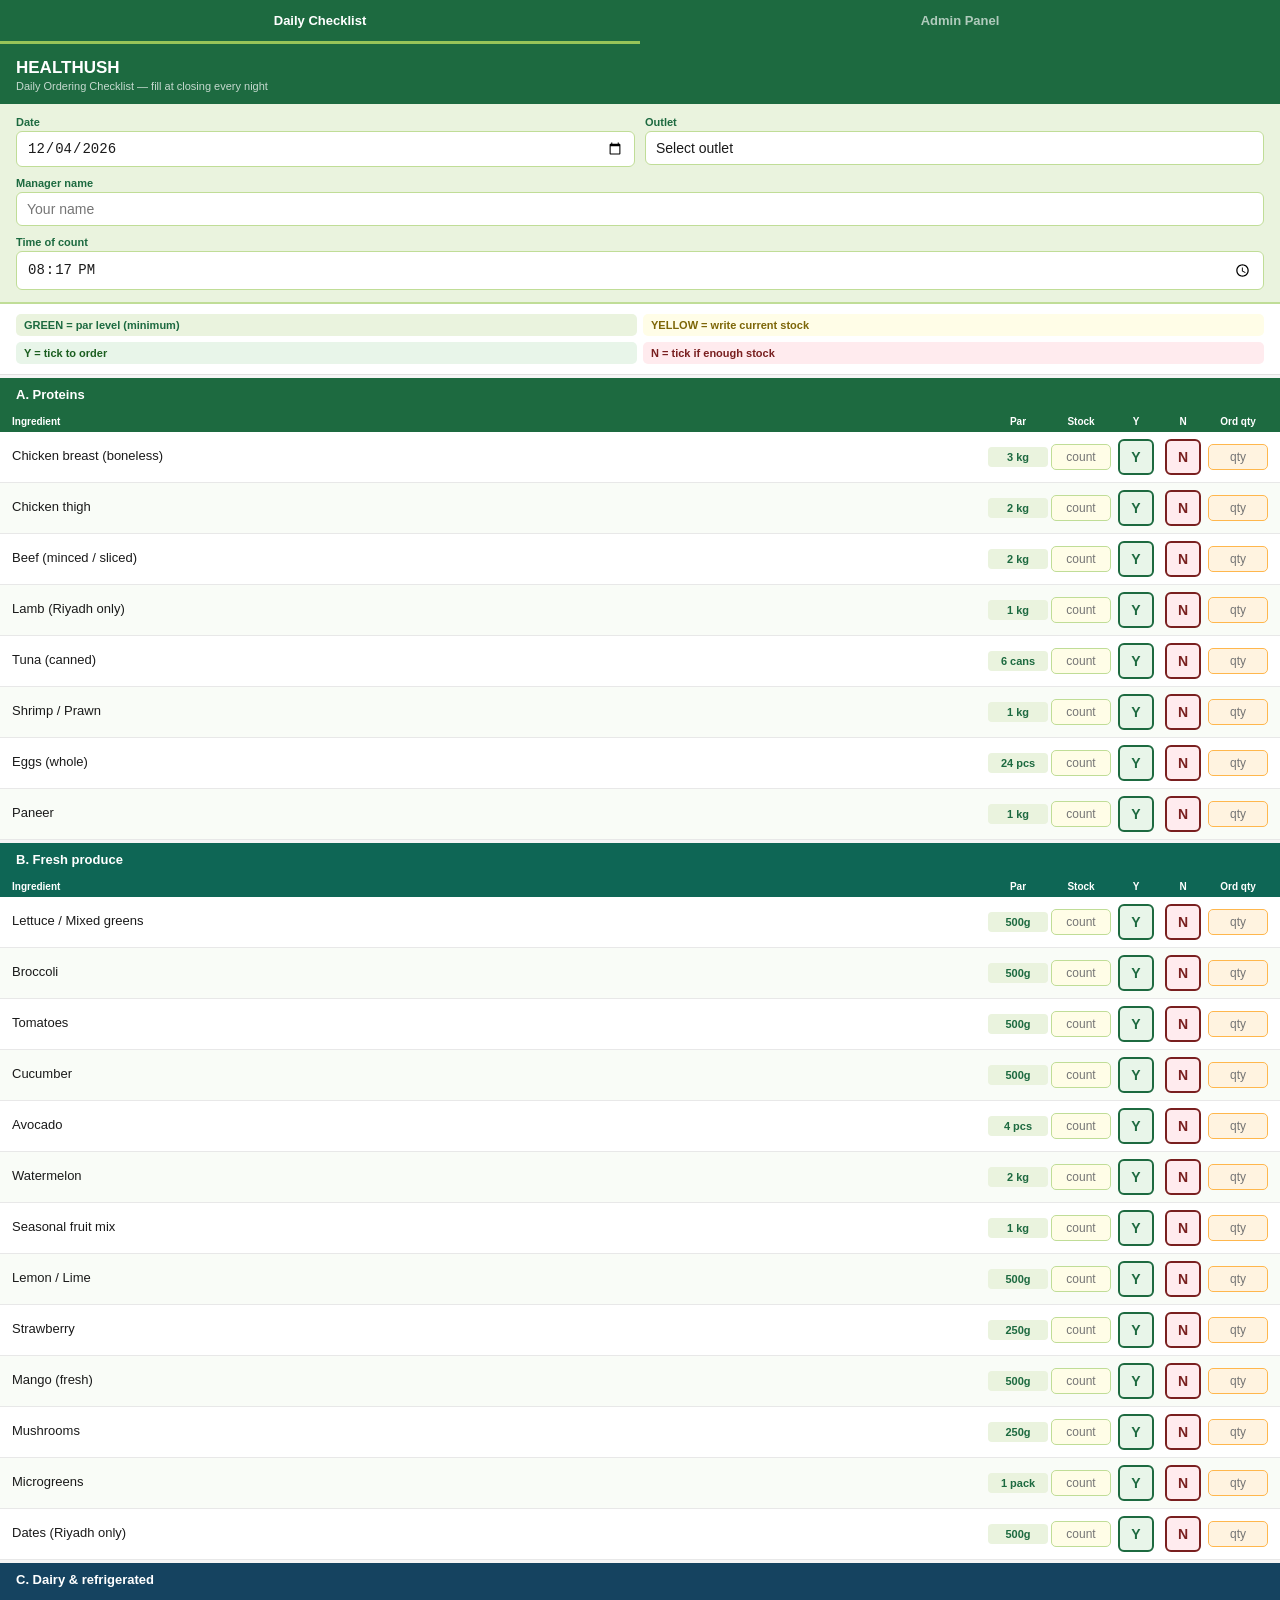
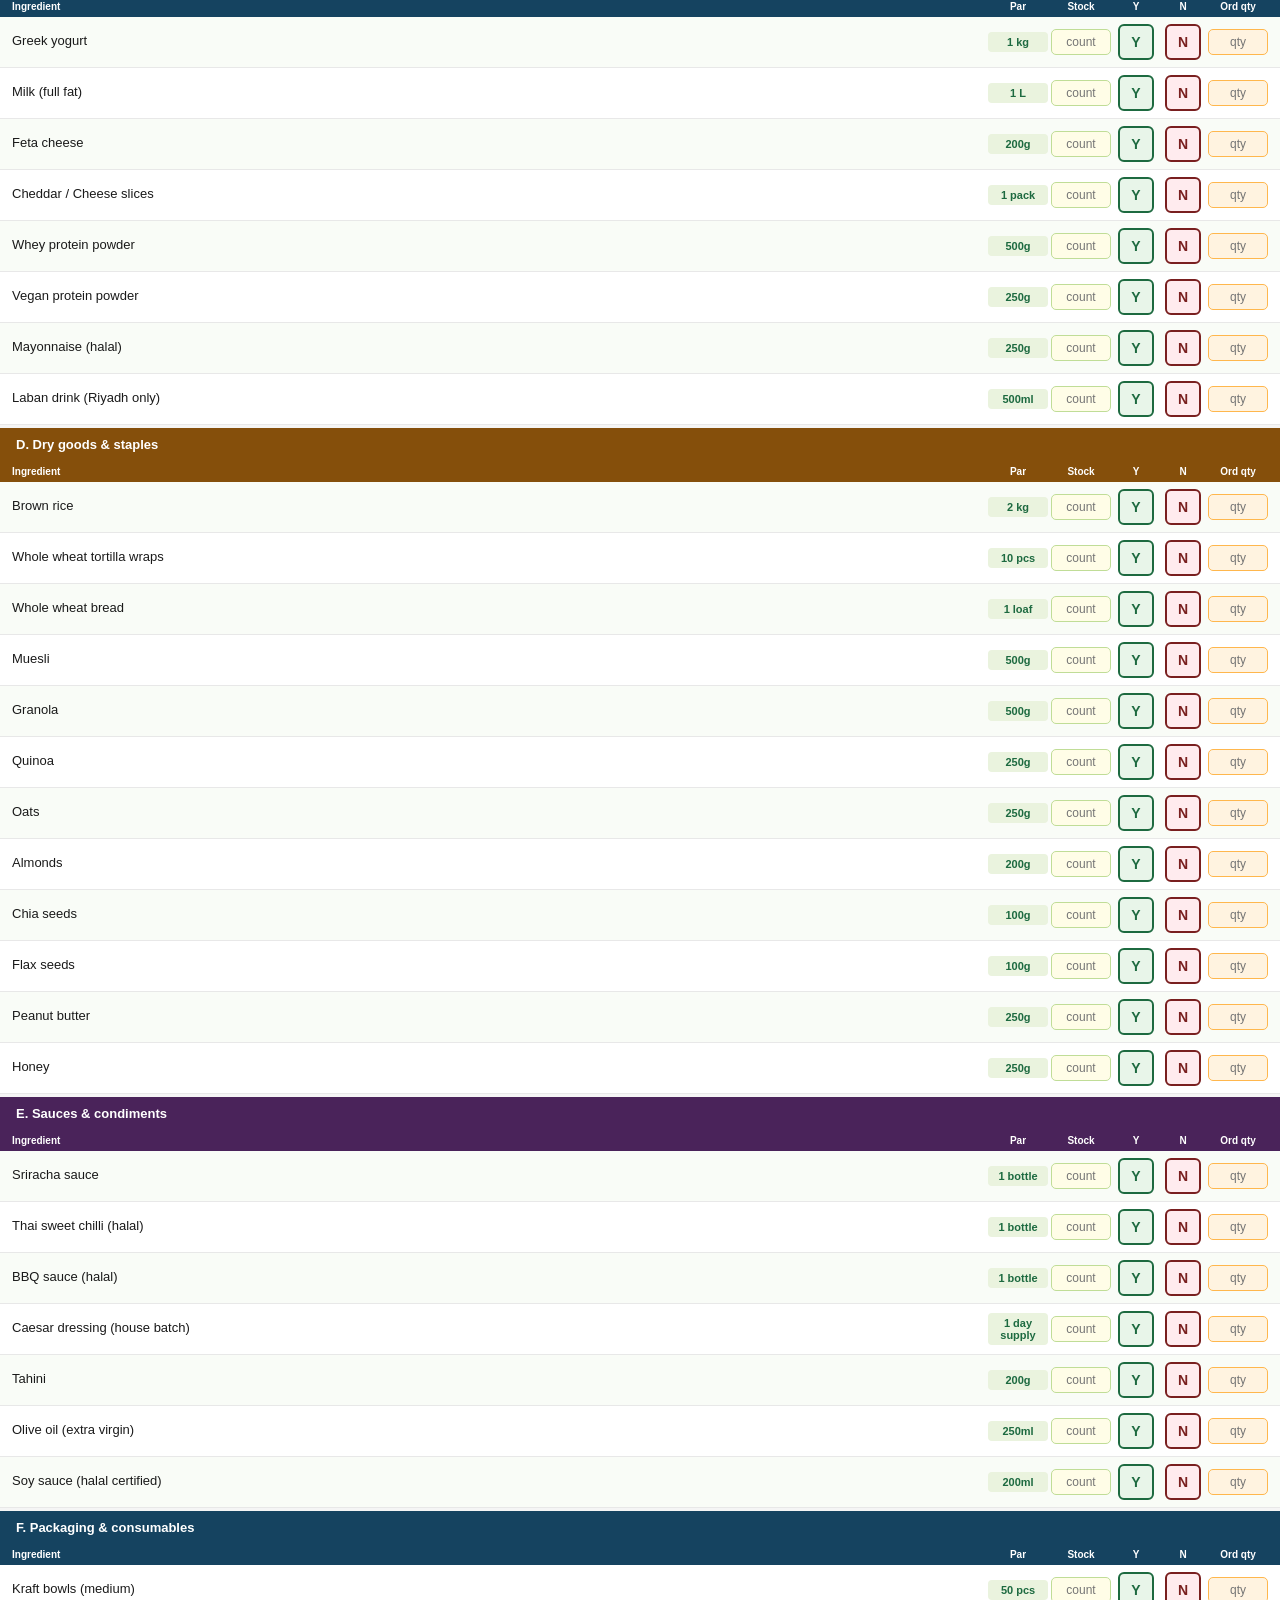
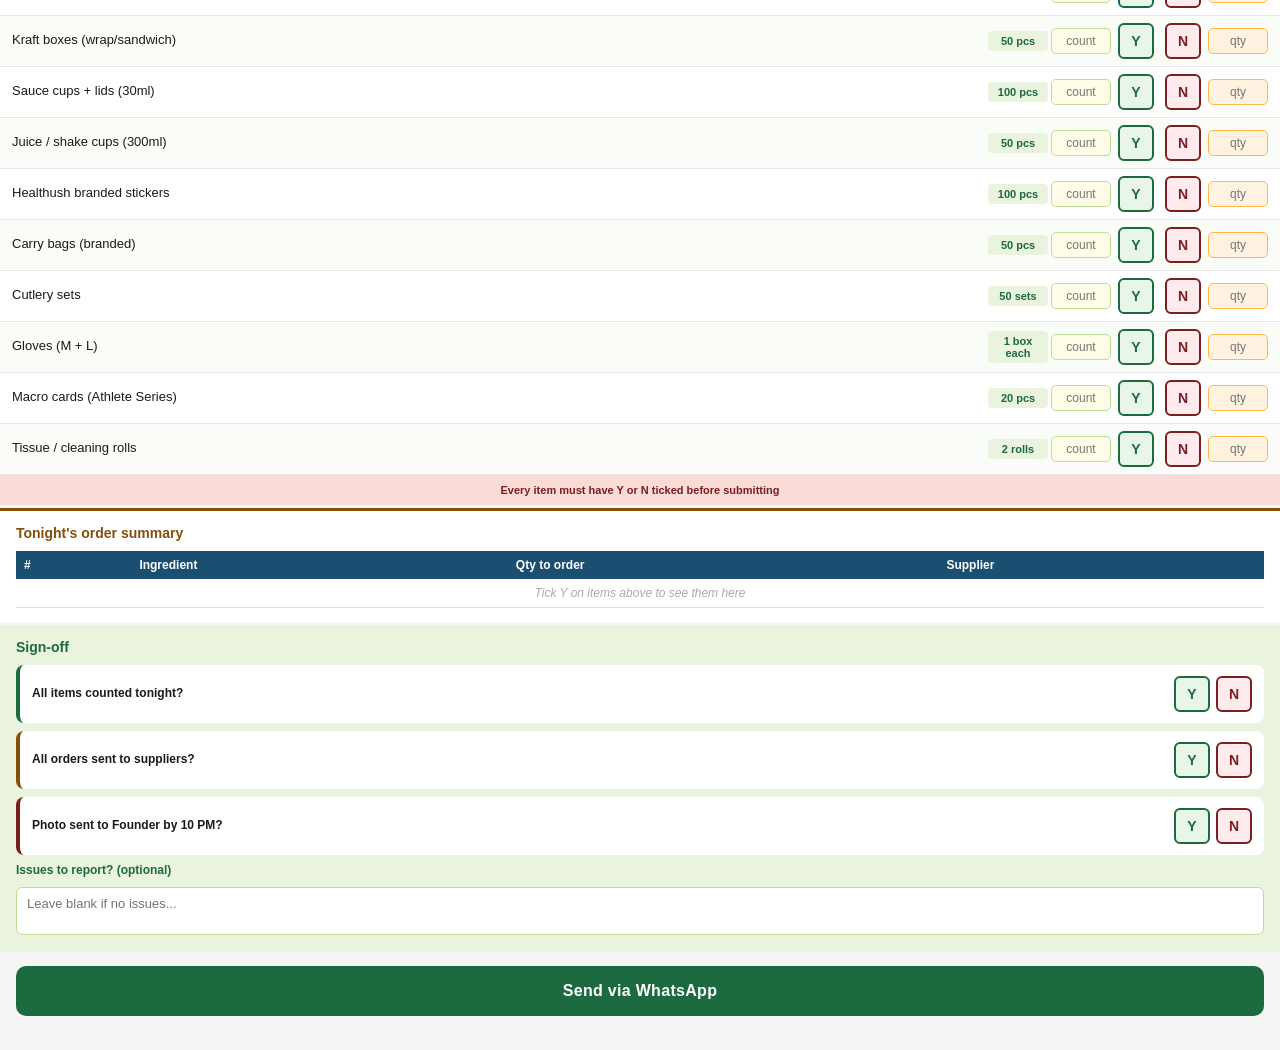
<file: index.html>
<!DOCTYPE html>
<html lang="en">
<head>
<meta charset="UTF-8">
<meta name="viewport" content="width=device-width, initial-scale=1.0, maximum-scale=1.0">
<title>Healthush — Daily Ordering Checklist</title>
<link rel="icon" type="image/png" href="images/logo.png">
  <link rel="stylesheet" href="style.css" />
</head>
<body>

<div class="nav-tabs">
  <div class="nav-tab active" onclick="switchTab('checklist')">Daily Checklist</div>
  <div class="nav-tab" onclick="switchTab('admin')">Admin Panel</div>
</div>

<!-- CHECKLIST PAGE -->
<div class="page active" id="page-checklist">
  <div id="form-wrap">
    <div class="header">
      <h1>HEALTHUSH</h1>
      <p>Daily Ordering Checklist — fill at closing every night</p>
    </div>

    <div class="info-bar">
      <div>
        <label>Date</label>
        <input type="date" id="f-date">
      </div>
      <div>
        <label>Outlet</label>
        <select id="f-outlet">
          <option value="" >Select outlet</option>
          <option>Ernakulam (EKM)</option>
          <option>Trivandrum (TVM)</option>
          <option>Thrissur (TCR)</option>
          <option>Calicut (CLT)</option>
        </select>
      </div>
      <div class="full">
        <label>Manager name</label>
        <input type="text" id="f-manager" placeholder="Your name">
      </div>
      <div class="full">
        <label>Time of count</label>
        <input type="time" id="f-time">
      </div>
    </div>

    <div class="legend">
      <div class="leg green">GREEN = par level (minimum)</div>
      <div class="leg yellow">YELLOW = write current stock</div>
      <div class="leg ybox">Y = tick to order</div>
      <div class="leg nbox">N = tick if enough stock</div>
    </div>

    <div id="checklist-body"></div>

    <div class="rule-bar">Every item must have Y or N ticked before submitting</div>

    <div class="summary-box">
      <h3>Tonight's order summary</h3>
      <table class="sum-table">
        <thead><tr><th>#</th><th>Ingredient</th><th>Qty to order</th><th>Supplier</th></tr></thead>
        <tbody id="sum-body"><tr><td colspan="4" class="empty-sum">Tick Y on items above to see them here</td></tr></tbody>
      </table>
    </div>

    <div class="signoff-box">
      <h3>Sign-off</h3>
      <div class="so-row green">
        <div class="so-lbl">All items counted tonight?</div>
        <div class="so-yn">
          <label class="yn-lbl y-lbl"><input type="radio" name="so1" value="Yes"><span class="yn-box">Y</span></label>
          <label class="yn-lbl n-lbl"><input type="radio" name="so1" value="No"><span class="yn-box">N</span></label>
        </div>
      </div>
      <div class="so-row amber">
        <div class="so-lbl">All orders sent to suppliers?</div>
        <div class="so-yn">
          <label class="yn-lbl y-lbl"><input type="radio" name="so2" value="Yes"><span class="yn-box">Y</span></label>
          <label class="yn-lbl n-lbl"><input type="radio" name="so2" value="No"><span class="yn-box">N</span></label>
        </div>
      </div>
      <div class="so-row red">
        <div class="so-lbl">Photo sent to Founder by 10 PM?</div>
        <div class="so-yn">
          <label class="yn-lbl y-lbl"><input type="radio" name="so3" value="Yes"><span class="yn-box">Y</span></label>
          <label class="yn-lbl n-lbl"><input type="radio" name="so3" value="No"><span class="yn-box">N</span></label>
        </div>
      </div>
      <div>
        <label style="font-size:12px;font-weight:700;color:#1D6A40;display:block;margin-bottom:4px">Issues to report? (optional)</label>
        <textarea id="f-issues" class="issues-in" rows="2" placeholder="Leave blank if no issues..."></textarea>
      </div>
    </div>

    <button class="submit-btn" id="submit-btn" onclick="submitForm()">Send via WhatsApp</button>
    <div style="height:20px"></div>
  </div>

  <div class="success-screen" id="success-screen">
    <div class="success-icon">&#10003;</div>
    <h2>Checklist complete!</h2>
    <p id="success-text"></p>
    <p style="margin-top:10px;font-size:12px;color:#888">Tap the button below to send via WhatsApp</p>
    <a id="wa-link" class="wa-btn" href="#" target="_blank">Send via WhatsApp</a>
    <button class="reset-btn" onclick="resetForm()">Fill for another outlet</button>
  </div>
</div>

<!-- ADMIN PAGE -->
<div class="page" id="page-admin">
  <div class="admin-header">
    <h2>Admin Panel</h2>
    <p>Add, edit or remove ingredients. Changes save automatically.</p>
  </div>

  <div class="wa-setting">
    <h3>WhatsApp Number (Founder)</h3>
    <label>Enter your WhatsApp number with country code (no + sign)</label>
    <input type="tel" id="wa-number" placeholder="e.g. 919876543210" oninput="saveWaNumber()">
    <div class="wa-note">Include country code. India: 91XXXXXXXXXX &nbsp; Saudi: 966XXXXXXXXX</div>
    <div id="wa-preview" class="wa-preview" style="display:none"></div>
  </div>

  <div id="admin-sections"></div>

  <div style="padding:12px 12px 20px">
    <button onclick="openAddModal(null,'new-section')" style="width:100%;padding:14px;background:#1B4F72;color:#fff;border:none;border-radius:8px;font-size:14px;font-weight:700;cursor:pointer">+ Add New Section</button>
  </div>
</div>

<!-- ADD/EDIT INGREDIENT MODAL -->
<div class="modal-overlay" id="modal-overlay" onclick="closeModal(event)">
  <div class="modal-box" onclick="event.stopPropagation()">
    <h3 id="modal-title">Add Ingredient</h3>
    <div class="modal-field">
      <label>Ingredient name</label>
      <input type="text" id="m-name" placeholder="e.g. Chicken breast (boneless)">
    </div>
    <div class="modal-field">
      <label>Par level (minimum stock)</label>
      <input type="text" id="m-par" placeholder="e.g. 3 kg">
    </div>
    <div class="modal-field">
      <label>Supplier</label>
      <input type="text" id="m-supplier" placeholder="e.g. Supplier 1">
    </div>
    <div class="modal-field" id="m-section-field">
      <label>Section</label>
      <select id="m-section"></select>
    </div>
    <div class="modal-btns">
      <button class="modal-cancel" onclick="closeModal()">Cancel</button>
      <button class="modal-save" onclick="saveIngredient()">Save</button>
    </div>
  </div>
</div>

<!-- ADD SECTION MODAL -->
<div class="modal-overlay" id="sec-modal-overlay" onclick="closeSecModal(event)">
  <div class="modal-box" onclick="event.stopPropagation()">
    <h3>Add New Section</h3>
    <div class="modal-field">
      <label>Section name</label>
      <input type="text" id="sm-name" placeholder="e.g. G. Beverages">
    </div>
    <div class="modal-field">
      <label>Color</label>
      <select id="sm-color">
        <option value="#1D6A40">Green</option>
        <option value="#0E6655">Teal</option>
        <option value="#154360">Blue</option>
        <option value="#854F0B">Amber</option>
        <option value="#4A235A">Purple</option>
        <option value="#791F1F">Red</option>
      </select>
    </div>
    <div class="modal-btns">
      <button class="modal-cancel" onclick="closeSecModal()">Cancel</button>
      <button class="modal-save" onclick="saveSection()">Add Section</button>
    </div>
  </div>
</div>

<script src="script.js">

</script>
</body>
</html>
</file>
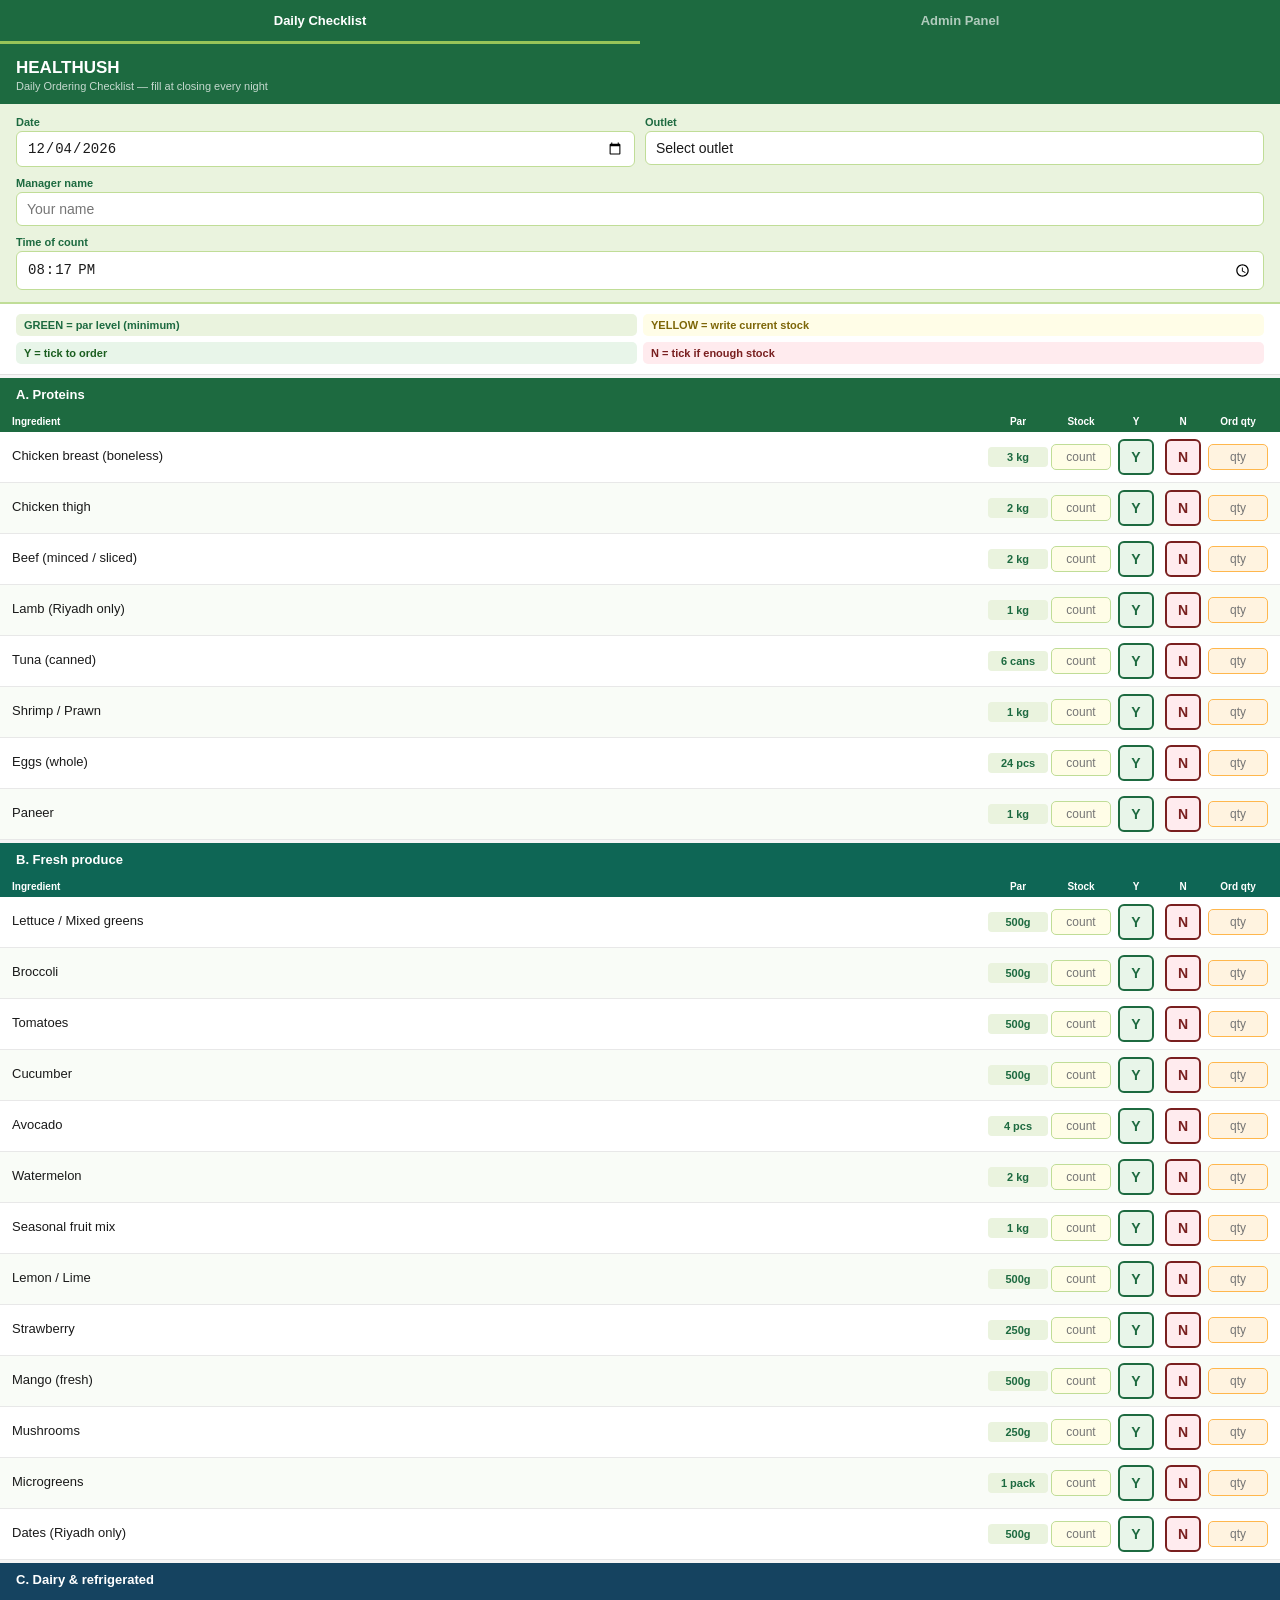
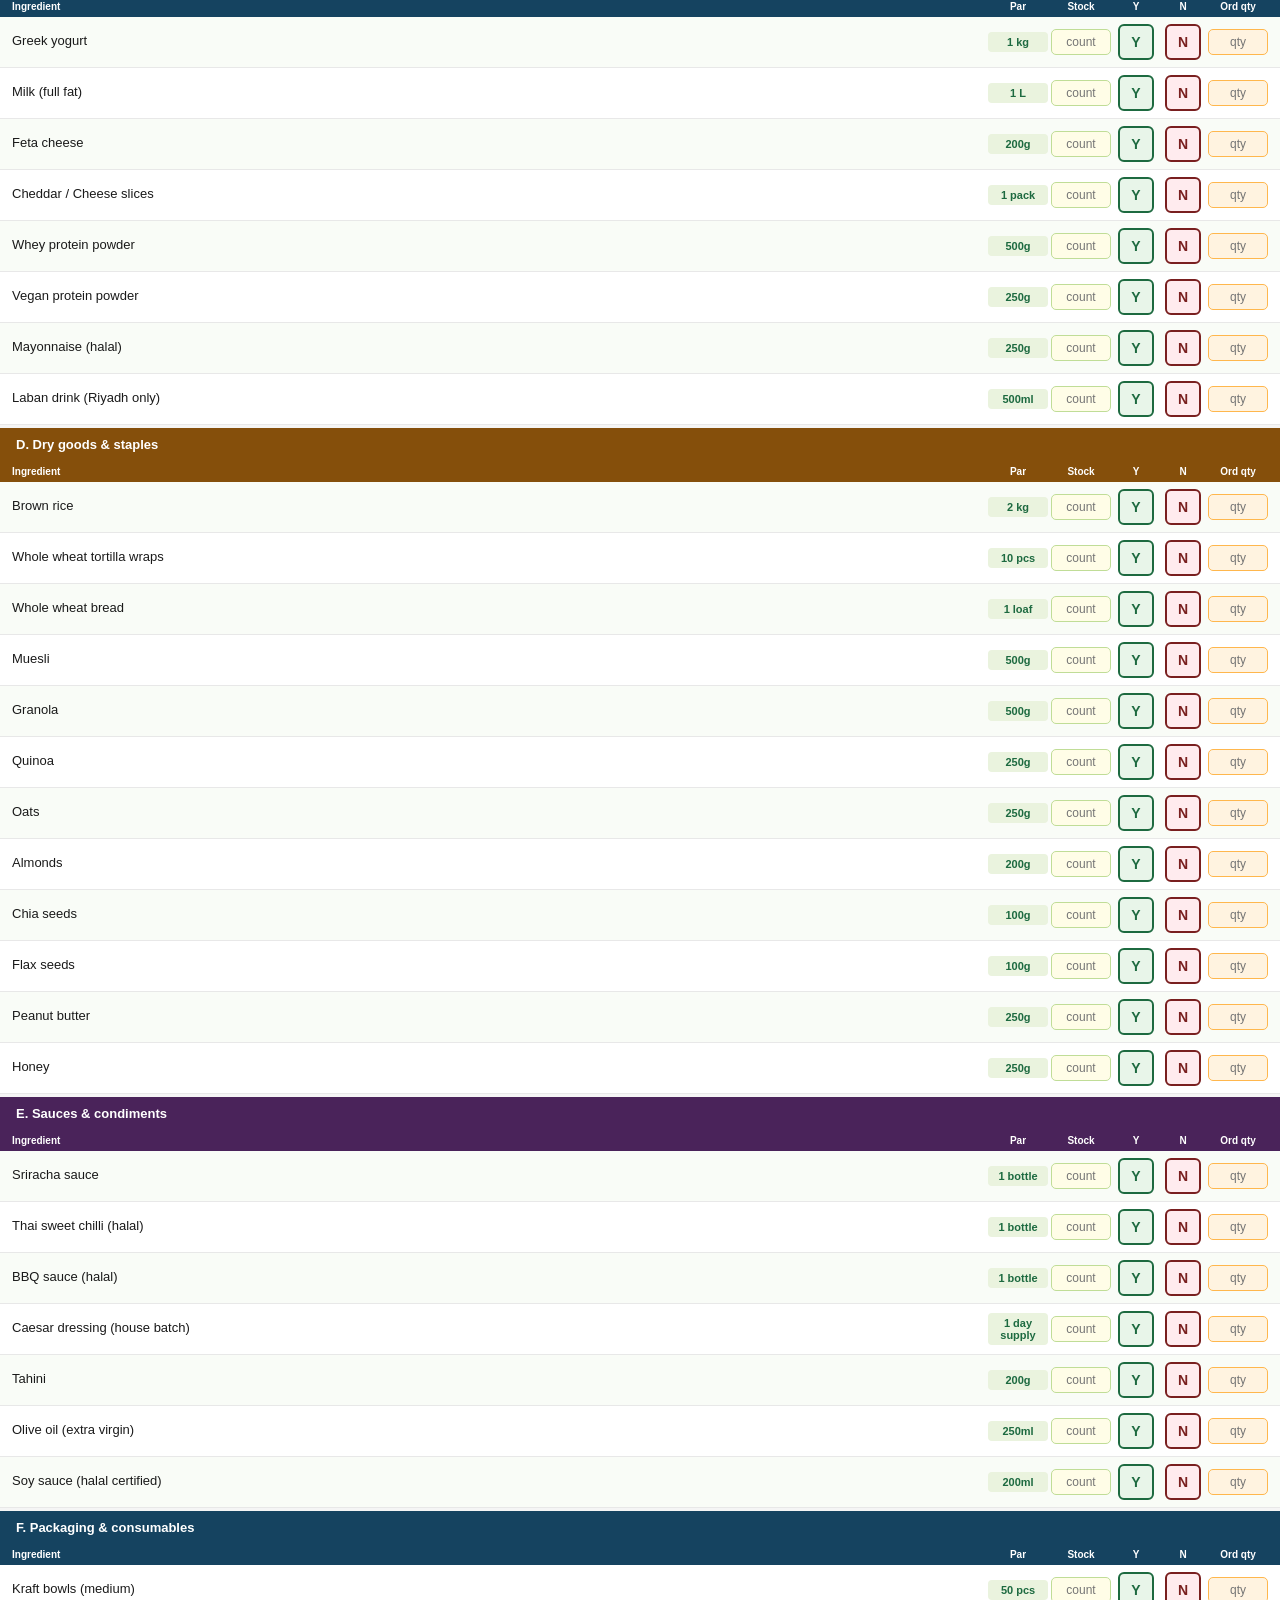
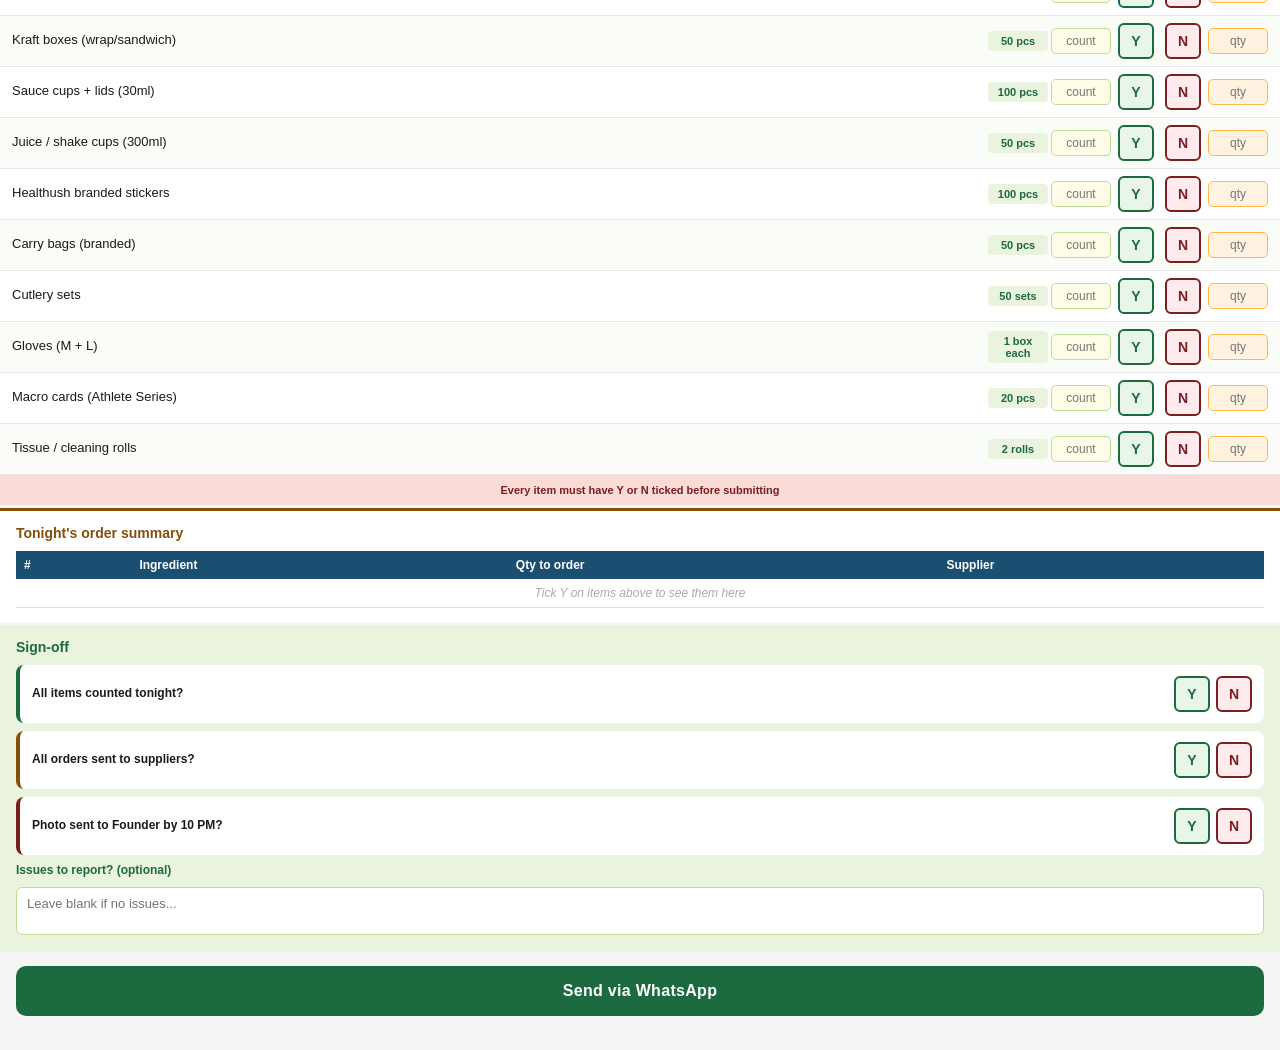
<file: HEALTHUSH.html>
<!DOCTYPE html>
<html lang="en">
<head>
<meta charset="UTF-8">
<meta name="viewport" content="width=device-width, initial-scale=1.0, maximum-scale=1.0">
<title>Healthush — Daily Ordering Checklist</title>
  <link rel="stylesheet" href="style.css" />
</head>
<body>

<div class="nav-tabs">
  <div class="nav-tab active" onclick="switchTab('checklist')">Daily Checklist</div>
  <div class="nav-tab" onclick="switchTab('admin')">Admin Panel</div>
</div>

<!-- CHECKLIST PAGE -->
<div class="page active" id="page-checklist">
  <div id="form-wrap">
    <div class="header">
      <h1>HEALTHUSH</h1>
      <p>Daily Ordering Checklist — fill at closing every night</p>
    </div>

    <div class="info-bar">
      <div>
        <label>Date</label>
        <input type="date" id="f-date">
      </div>
      <div>
        <label>Outlet</label>
        <select id="f-outlet">
          <option value="">Select outlet</option>
          <option>Ernakulam (EKM)</option>
          <option>Trivandrum (TVM)</option>
          <option>Thrissur (TCR)</option>
          <option>Calicut (CLT)</option>
          <option>Riyadh</option>
        </select>
      </div>
      <div class="full">
        <label>Manager name</label>
        <input type="text" id="f-manager" placeholder="Your name">
      </div>
      <div class="full">
        <label>Time of count</label>
        <input type="time" id="f-time">
      </div>
    </div>

    <div class="legend">
      <div class="leg green">GREEN = par level (minimum)</div>
      <div class="leg yellow">YELLOW = write current stock</div>
      <div class="leg ybox">Y = tick to order</div>
      <div class="leg nbox">N = tick if enough stock</div>
    </div>

    <div id="checklist-body"></div>

    <div class="rule-bar">Every item must have Y or N ticked before submitting</div>

    <div class="summary-box">
      <h3>Tonight's order summary</h3>
      <table class="sum-table">
        <thead><tr><th>#</th><th>Ingredient</th><th>Qty to order</th><th>Supplier</th></tr></thead>
        <tbody id="sum-body"><tr><td colspan="4" class="empty-sum">Tick Y on items above to see them here</td></tr></tbody>
      </table>
    </div>

    <div class="signoff-box">
      <h3>Sign-off</h3>
      <div class="so-row green">
        <div class="so-lbl">All items counted tonight?</div>
        <div class="so-yn">
          <label class="yn-lbl y-lbl"><input type="radio" name="so1" value="Yes"><span class="yn-box">Y</span></label>
          <label class="yn-lbl n-lbl"><input type="radio" name="so1" value="No"><span class="yn-box">N</span></label>
        </div>
      </div>
      <div class="so-row amber">
        <div class="so-lbl">All orders sent to suppliers?</div>
        <div class="so-yn">
          <label class="yn-lbl y-lbl"><input type="radio" name="so2" value="Yes"><span class="yn-box">Y</span></label>
          <label class="yn-lbl n-lbl"><input type="radio" name="so2" value="No"><span class="yn-box">N</span></label>
        </div>
      </div>
      <div class="so-row red">
        <div class="so-lbl">Photo sent to Founder by 10 PM?</div>
        <div class="so-yn">
          <label class="yn-lbl y-lbl"><input type="radio" name="so3" value="Yes"><span class="yn-box">Y</span></label>
          <label class="yn-lbl n-lbl"><input type="radio" name="so3" value="No"><span class="yn-box">N</span></label>
        </div>
      </div>
      <div>
        <label style="font-size:12px;font-weight:700;color:#1D6A40;display:block;margin-bottom:4px">Issues to report? (optional)</label>
        <textarea id="f-issues" class="issues-in" rows="2" placeholder="Leave blank if no issues..."></textarea>
      </div>
    </div>

    <button class="submit-btn" id="submit-btn" onclick="submitForm()">Send via WhatsApp</button>
    <div style="height:20px"></div>
  </div>

  <div class="success-screen" id="success-screen">
    <div class="success-icon">&#10003;</div>
    <h2>Checklist complete!</h2>
    <p id="success-text"></p>
    <p style="margin-top:10px;font-size:12px;color:#888">Tap the button below to send via WhatsApp</p>
    <a id="wa-link" class="wa-btn" href="#" target="_blank">Send via WhatsApp</a>
    <button class="reset-btn" onclick="resetForm()">Fill for another outlet</button>
  </div>
</div>

<!-- ADMIN PAGE -->
<div class="page" id="page-admin">
  <div class="admin-header">
    <h2>Admin Panel</h2>
    <p>Add, edit or remove ingredients. Changes save automatically.</p>
  </div>

  <div class="wa-setting">
    <h3>WhatsApp Number (Founder)</h3>
    <label>Enter your WhatsApp number with country code (no + sign)</label>
    <input type="tel" id="wa-number" placeholder="e.g. 919876543210" oninput="saveWaNumber()">
    <div class="wa-note">Include country code. India: 91XXXXXXXXXX &nbsp; Saudi: 966XXXXXXXXX</div>
    <div id="wa-preview" class="wa-preview" style="display:none"></div>
  </div>

  <div id="admin-sections"></div>

  <div style="padding:12px 12px 20px">
    <button onclick="openAddModal(null,'new-section')" style="width:100%;padding:14px;background:#1B4F72;color:#fff;border:none;border-radius:8px;font-size:14px;font-weight:700;cursor:pointer">+ Add New Section</button>
  </div>
</div>

<!-- ADD/EDIT INGREDIENT MODAL -->
<div class="modal-overlay" id="modal-overlay" onclick="closeModal(event)">
  <div class="modal-box" onclick="event.stopPropagation()">
    <h3 id="modal-title">Add Ingredient</h3>
    <div class="modal-field">
      <label>Ingredient name</label>
      <input type="text" id="m-name" placeholder="e.g. Chicken breast (boneless)">
    </div>
    <div class="modal-field">
      <label>Par level (minimum stock)</label>
      <input type="text" id="m-par" placeholder="e.g. 3 kg">
    </div>
    <div class="modal-field">
      <label>Supplier</label>
      <input type="text" id="m-supplier" placeholder="e.g. Supplier 1">
    </div>
    <div class="modal-field" id="m-section-field">
      <label>Section</label>
      <select id="m-section"></select>
    </div>
    <div class="modal-btns">
      <button class="modal-cancel" onclick="closeModal()">Cancel</button>
      <button class="modal-save" onclick="saveIngredient()">Save</button>
    </div>
  </div>
</div>

<!-- ADD SECTION MODAL -->
<div class="modal-overlay" id="sec-modal-overlay" onclick="closeSecModal(event)">
  <div class="modal-box" onclick="event.stopPropagation()">
    <h3>Add New Section</h3>
    <div class="modal-field">
      <label>Section name</label>
      <input type="text" id="sm-name" placeholder="e.g. G. Beverages">
    </div>
    <div class="modal-field">
      <label>Color</label>
      <select id="sm-color">
        <option value="#1D6A40">Green</option>
        <option value="#0E6655">Teal</option>
        <option value="#154360">Blue</option>
        <option value="#854F0B">Amber</option>
        <option value="#4A235A">Purple</option>
        <option value="#791F1F">Red</option>
      </select>
    </div>
    <div class="modal-btns">
      <button class="modal-cancel" onclick="closeSecModal()">Cancel</button>
      <button class="modal-save" onclick="saveSection()">Add Section</button>
    </div>
  </div>
</div>

<script src="script.js">

</script>
</body>
</html>
</file>
<file: style.css>
*{box-sizing:border-box;margin:0;padding:0}
body{font-family:Arial,sans-serif;background:#f5f5f5;color:#1a1a1a;font-size:15px;-webkit-text-size-adjust:100%}

/* NAV TABS */
.nav-tabs{display:flex;background:#1D6A40;position:sticky;top:0;z-index:200}
.nav-tab{flex:1;padding:13px 8px;text-align:center;font-size:13px;font-weight:700;color:rgba(255,255,255,0.65);cursor:pointer;border-bottom:3px solid transparent;transition:all 0.2s;-webkit-tap-highlight-color:transparent}
.nav-tab.active{color:#fff;border-bottom-color:#97C459}
.page{display:none}
.page.active{display:block}

/* HEADER */
.header{background:#1D6A40;color:#fff;padding:14px 16px 12px}
.header h1{font-size:17px;font-weight:700;margin-bottom:2px}
.header p{font-size:11px;opacity:0.75}

/* INFO BAR */
.info-bar{background:#EAF3DE;padding:12px 16px;display:grid;grid-template-columns:1fr 1fr;gap:10px;border-bottom:2px solid #C0DD97}
.info-bar label{display:block;font-size:11px;font-weight:700;color:#1D6A40;margin-bottom:3px}
.info-bar input,.info-bar select{width:100%;padding:8px 10px;border:1.5px solid #C0DD97;border-radius:6px;font-size:14px;background:#fff;color:#1a1a1a;-webkit-appearance:none;appearance:none}
.info-bar .full{grid-column:1/-1}

/* LEGEND */
.legend{display:grid;grid-template-columns:1fr 1fr;gap:6px;padding:10px 16px;background:#fff;border-bottom:1px solid #E0E0E0}
.leg{font-size:11px;font-weight:700;padding:5px 8px;border-radius:5px}
.leg.green{background:#EAF3DE;color:#1D6A40}
.leg.yellow{background:#FFFDE7;color:#7D6608}
.leg.ybox{background:#E8F5E9;color:#1B5E20}
.leg.nbox{background:#FFEBEE;color:#791F1F}

/* SECTION HEADER */
.sec-header{padding:9px 16px;font-size:13px;font-weight:700;color:#fff;margin-top:3px}

/* COLUMN HEADER — desktop */
.col-hdr{display:grid;grid-template-columns:1fr 60px 60px 44px 44px 60px;gap:3px;padding:5px 12px;font-size:10px;font-weight:700;color:#fff;background:rgba(0,0,0,0.25)}
.col-hdr span{text-align:center}
.col-hdr span:first-child{text-align:left}

/* INGREDIENT ROW — desktop */
.ing-row{display:grid;grid-template-columns:1fr 60px 60px 44px 44px 60px;gap:3px;padding:7px 12px;align-items:center;border-bottom:1px solid #E8E8E8;transition:background 0.2s}
.ing-row:nth-child(odd){background:#fff}
.ing-row:nth-child(even){background:#F9FCF7}
.ing-row.ordered{background:#C8E6C9!important}
.ing-name{font-size:13px;color:#1a1a1a;line-height:1.3;word-break:break-word}
.par-val{text-align:center;font-size:11px;font-weight:700;color:#1D6A40;background:#EAF3DE;padding:4px 2px;border-radius:4px}
.stock-in{width:100%;padding:5px 3px;border:1.5px solid #C0DD97;border-radius:5px;font-size:12px;text-align:center;background:#FFFDE7;color:#7D6608}
.stock-in:focus{outline:none;border-color:#1D6A40}
.yn-wrap{display:flex;gap:3px;justify-content:center}
.yn-lbl{display:flex;flex-direction:column;align-items:center;cursor:pointer;-webkit-tap-highlight-color:transparent}
.yn-lbl input{display:none}
.yn-box{width:36px;height:36px;border-radius:6px;display:flex;align-items:center;justify-content:center;font-size:14px;font-weight:700;border:2px solid;transition:all 0.15s;user-select:none}
.y-lbl .yn-box{border-color:#1D6A40;color:#1D6A40;background:#E8F5E9}
.n-lbl .yn-box{border-color:#791F1F;color:#791F1F;background:#FFEBEE}
.y-lbl input:checked+.yn-box{background:#1D6A40;color:#fff}
.n-lbl input:checked+.yn-box{background:#791F1F;color:#fff}
.qty-in{width:100%;padding:5px 3px;border:1.5px solid #FFB74D;border-radius:5px;font-size:12px;text-align:center;background:#FFF3E0;color:#854F0B}
.qty-in:focus{outline:none;border-color:#854F0B}

/* SUMMARY */
.summary-box{background:#fff;padding:14px 16px;margin-top:3px;border-top:3px solid #854F0B}
.summary-box h3{font-size:14px;font-weight:700;color:#854F0B;margin-bottom:10px}
.sum-table{width:100%;border-collapse:collapse;font-size:12px}
.sum-table th{background:#1B4F72;color:#fff;padding:7px 8px;text-align:left}
.sum-table td{padding:7px 8px;border-bottom:1px solid #E0E0E0;word-break:break-word}
.sum-table tr:nth-child(even) td{background:#F5F5F5}
.empty-sum{text-align:center;color:#AAA;font-style:italic;padding:14px;font-size:12px}

/* SIGNOFF */
.signoff-box{background:#EAF3DE;padding:14px 16px;margin-top:3px}
.signoff-box h3{font-size:14px;font-weight:700;color:#1D6A40;margin-bottom:10px}
.so-row{background:#fff;border-radius:8px;padding:11px 12px;margin-bottom:8px;display:flex;justify-content:space-between;align-items:center}
.so-row.amber{border-left:4px solid #854F0B}
.so-row.red{border-left:4px solid #791F1F}
.so-row.green{border-left:4px solid #1D6A40}
.so-lbl{font-size:12px;font-weight:600;flex:1;padding-right:10px;line-height:1.4}
.so-yn{display:flex;gap:6px;flex-shrink:0}
.issues-in{width:100%;padding:8px 10px;border:1.5px solid #C0DD97;border-radius:6px;font-size:13px;font-family:Arial,sans-serif;resize:none;margin-top:6px}

/* SUBMIT BUTTON */
.submit-btn{display:block;width:calc(100% - 32px);margin:14px 16px;padding:16px;background:#1D6A40;color:#fff;border:none;border-radius:10px;font-size:16px;font-weight:700;cursor:pointer;letter-spacing:0.3px;-webkit-tap-highlight-color:transparent;touch-action:manipulation}
.submit-btn:active{background:#0E6655}
.submit-btn:disabled{background:#AAA;cursor:not-allowed}
.rule-bar{background:#FADBD8;padding:9px 16px;font-size:11px;color:#791F1F;font-weight:600;text-align:center}

/* SUCCESS SCREEN */
.success-screen{display:none;text-align:center;padding:40px 20px;min-height:100vh;background:#EAF3DE}
.success-screen.show{display:block}
.success-icon{font-size:64px;margin-bottom:12px}
.success-screen h2{color:#1D6A40;font-size:20px;margin-bottom:10px}
.success-screen p{color:#555;font-size:13px;margin-bottom:6px}
.wa-btn{display:inline-block;margin-top:20px;padding:14px 28px;background:#25D366;color:#fff;border:none;border-radius:10px;font-size:15px;font-weight:700;cursor:pointer;text-decoration:none;-webkit-tap-highlight-color:transparent}
.reset-btn{display:block;margin:12px auto 0;padding:12px 28px;background:#1D6A40;color:#fff;border:none;border-radius:10px;font-size:14px;font-weight:700;cursor:pointer}

/* ADMIN PAGE */
.admin-header{background:#1B4F72;color:#fff;padding:14px 16px}
.admin-header h2{font-size:16px;font-weight:700}
.admin-header p{font-size:11px;opacity:0.75;margin-top:2px}
.admin-section{background:#fff;margin:10px 12px;border-radius:10px;border:1px solid #E0E0E0;overflow:hidden}
.admin-sec-hdr{padding:10px 14px;font-size:13px;font-weight:700;color:#fff;display:flex;justify-content:space-between;align-items:center}
.add-ing-btn{background:rgba(255,255,255,0.25);border:1px solid rgba(255,255,255,0.5);color:#fff;padding:6px 10px;border-radius:5px;font-size:12px;font-weight:700;cursor:pointer;-webkit-tap-highlight-color:transparent;white-space:nowrap}
.admin-ing-row{display:flex;align-items:center;padding:9px 14px;border-bottom:1px solid #F0F0F0;gap:8px;font-size:13px;flex-wrap:wrap}
.admin-ing-row:last-child{border-bottom:none}
.admin-ing-name{flex:1;color:#1a1a1a;min-width:120px;word-break:break-word}
.admin-ing-par{color:#1D6A40;font-weight:700;font-size:12px;min-width:50px}
.admin-ing-sup{color:#888;font-size:11px;min-width:60px}
.del-btn{background:#FFEBEE;border:none;color:#791F1F;width:32px;height:32px;border-radius:5px;font-size:14px;cursor:pointer;flex-shrink:0;font-weight:700;-webkit-tap-highlight-color:transparent}
.edit-btn{background:#E3F2FD;border:none;color:#1565C0;width:32px;height:32px;border-radius:5px;font-size:12px;cursor:pointer;flex-shrink:0;-webkit-tap-highlight-color:transparent}

/* MODAL */
.modal-overlay{display:none;position:fixed;top:0;left:0;width:100%;height:100%;background:rgba(0,0,0,0.5);z-index:500;align-items:flex-end;justify-content:center}
.modal-overlay.show{display:flex}
.modal-box{background:#fff;border-radius:16px 16px 0 0;padding:20px 16px 34px;width:100%;max-width:480px;max-height:90vh;overflow-y:auto}
.modal-box h3{font-size:16px;font-weight:700;color:#1D6A40;margin-bottom:16px}
.modal-field{margin-bottom:12px}
.modal-field label{display:block;font-size:12px;font-weight:700;color:#555;margin-bottom:4px}
.modal-field input,.modal-field select{width:100%;padding:12px;border:1.5px solid #C0DD97;border-radius:7px;font-size:15px;color:#1a1a1a;background:#fff;-webkit-appearance:none;appearance:none}
.modal-field input:focus,.modal-field select:focus{outline:none;border-color:#1D6A40}
.modal-btns{display:flex;gap:10px;margin-top:16px}
.modal-save{flex:1;padding:14px;background:#1D6A40;color:#fff;border:none;border-radius:8px;font-size:15px;font-weight:700;cursor:pointer}
.modal-cancel{flex:1;padding:14px;background:#F5F5F5;color:#555;border:none;border-radius:8px;font-size:15px;font-weight:700;cursor:pointer}

/* WA SETTINGS */
.wa-setting{background:#fff;margin:10px 12px;border-radius:10px;border:1px solid #E0E0E0;padding:14px}
.wa-setting h3{font-size:14px;font-weight:700;color:#1B4F72;margin-bottom:12px}
.wa-setting label{display:block;font-size:12px;font-weight:700;color:#555;margin-bottom:4px}
.wa-setting input{width:100%;padding:12px;border:1.5px solid #C0DD97;border-radius:7px;font-size:15px;margin-bottom:12px;color:#1a1a1a}
.wa-setting input:focus{outline:none;border-color:#1D6A40}
.save-wa-btn{width:100%;padding:13px;background:#25D366;color:#fff;border:none;border-radius:8px;font-size:14px;font-weight:700;cursor:pointer}
.save-wa-btn:active{background:#1da851}
.wa-note{font-size:11px;color:#888;margin-top:8px;line-height:1.5}
.wa-preview{background:#E8F5E9;border-radius:6px;padding:8px 10px;font-size:12px;color:#1D6A40;font-weight:600;margin-top:8px}

/* ── MOBILE OVERRIDES ── */
@media (max-width: 480px) {

  /* stack info bar to single column */
  .info-bar{grid-template-columns:1fr}
  .info-bar .full{grid-column:1}
  .info-bar input,.info-bar select{font-size:16px;padding:10px 12px}

  /* ingredient row — card layout instead of grid */
  .col-hdr{display:none}

  .ing-row{
    display:block;
    padding:10px 12px;
    position:relative;
  }

  .ing-name{
    font-size:13px;
    font-weight:700;
    margin-bottom:8px;
    padding-right:60px;
  }

  /* par badge top-right */
  .par-val{
    position:absolute;
    top:10px;
    right:12px;
    font-size:10px;
    padding:3px 6px;
    min-width:50px;
  }

  /* controls row */
  .ing-row .controls-row{
    display:flex;
    align-items:center;
    gap:6px;
    margin-top:4px;
  }

  .stock-in{
    flex:1;
    font-size:14px;
    padding:8px 4px;
    height:40px;
  }

  .qty-in{
    flex:1;
    font-size:14px;
    padding:8px 4px;
    height:40px;
  }

  .yn-box{
    width:40px;
    height:40px;
    font-size:15px;
  }

  /* summary table — hide supplier on mobile */
  .sum-table th:last-child,
  .sum-table td:last-child{display:none}

  /* signoff */
  .so-lbl{font-size:13px}

  /* modal inputs bigger for touch */
  .modal-field input,.modal-field select{font-size:16px;padding:13px}
  .modal-save,.modal-cancel{padding:15px;font-size:15px}

  /* admin rows wrap nicely */
  .admin-ing-row{gap:6px}
  .admin-ing-sup{display:none}

  /* submit button */
  .submit-btn{font-size:17px;padding:18px}

  /* nav tabs */
  .nav-tab{font-size:12px;padding:13px 6px}
}
</file>
